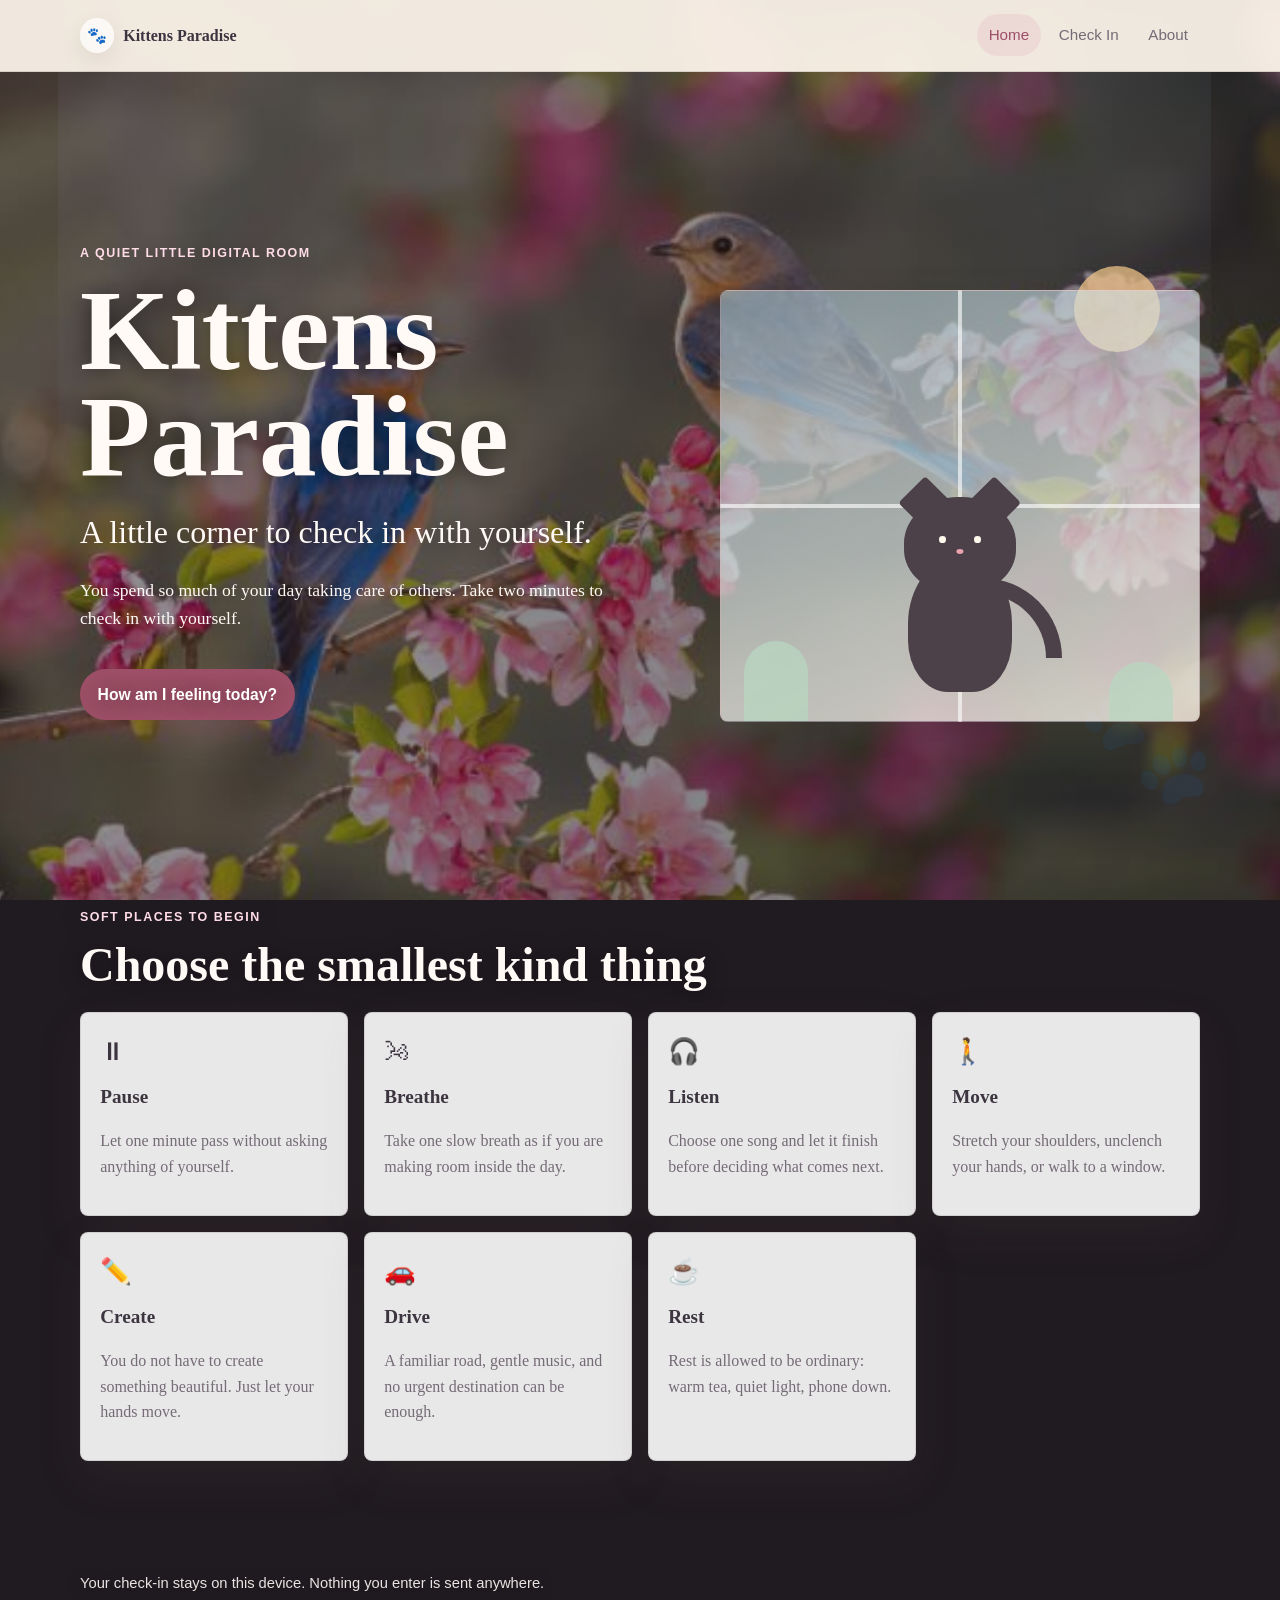
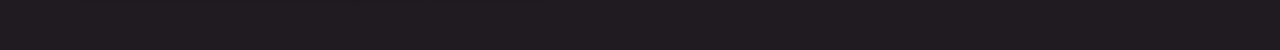
<file: index.html>
<!DOCTYPE html>
<html lang="en">
<head>
  <meta charset="UTF-8">
  <meta name="viewport" content="width=device-width, initial-scale=1.0">
  <title>Kittens Paradise</title>
  <meta name="description" content="A gentle personal mood check-in space with music, small activities, and kitten-sized encouragement.">
  <link rel="stylesheet" href="style.css?v=20260829-mindful">
  <script src="script.js?v=20260829-mindful" defer></script>
</head>
<body data-page="home">
  <a class="skip-link" href="#main">Skip to content</a>
  <header class="site-header">
    <nav class="nav" aria-label="Primary navigation">
      <a class="brand" href="index.html" aria-label="Kittens Paradise home">
        <span class="brand-mark" aria-hidden="true">🐾</span>
        <span>Kittens Paradise</span>
      </a>
      <div class="nav-links">
        <a aria-current="page" href="index.html">Home</a>
        <a href="checkin.html">Check In</a>
        <a href="about.html">About</a>
      </div>
    </nav>
  </header>

  <main id="main">
    <section class="hero home-hero">
      <div class="hero-copy reveal">
        <p class="eyebrow">A quiet little digital room</p>
        <h1>Kittens Paradise</h1>
        <p class="subtitle">A little corner to check in with yourself.</p>
        <p class="warm-note">You spend so much of your day taking care of others. Take two minutes to check in with yourself.</p>
        <a class="button primary-button" href="checkin.html">How am I feeling today?</a>
      </div>
      <div class="cat-window reveal delay-one" aria-hidden="true">
        <div class="sun"></div>
        <div class="window-frame">
          <div class="cat">
            <div class="ear left-ear"></div>
            <div class="ear right-ear"></div>
            <div class="head">
              <span class="eye left-eye"></span>
              <span class="eye right-eye"></span>
              <span class="nose"></span>
            </div>
            <div class="body"></div>
            <div class="tail"></div>
          </div>
          <div class="plant plant-left"></div>
          <div class="plant plant-right"></div>
        </div>
      </div>
    </section>

    <section class="comfort-section" aria-labelledby="comfort-title">
      <div class="section-heading reveal">
        <p class="eyebrow">Soft places to begin</p>
        <h2 id="comfort-title">Choose the smallest kind thing</h2>
      </div>
      <div class="comfort-grid">
        <article class="comfort-card reveal">
          <span aria-hidden="true">⏸</span>
          <h3>Pause</h3>
          <p>Let one minute pass without asking anything of yourself.</p>
        </article>
        <article class="comfort-card reveal">
          <span aria-hidden="true">🌬</span>
          <h3>Breathe</h3>
          <p>Take one slow breath as if you are making room inside the day.</p>
        </article>
        <article class="comfort-card reveal">
          <span aria-hidden="true">🎧</span>
          <h3>Listen</h3>
          <p>Choose one song and let it finish before deciding what comes next.</p>
        </article>
        <article class="comfort-card reveal">
          <span aria-hidden="true">🚶</span>
          <h3>Move</h3>
          <p>Stretch your shoulders, unclench your hands, or walk to a window.</p>
        </article>
        <article class="comfort-card reveal">
          <span aria-hidden="true">✏️</span>
          <h3>Create</h3>
          <p>You do not have to create something beautiful. Just let your hands move.</p>
        </article>
        <article class="comfort-card reveal">
          <span aria-hidden="true">🚗</span>
          <h3>Drive</h3>
          <p>A familiar road, gentle music, and no urgent destination can be enough.</p>
        </article>
        <article class="comfort-card reveal">
          <span aria-hidden="true">☕</span>
          <h3>Rest</h3>
          <p>Rest is allowed to be ordinary: warm tea, quiet light, phone down.</p>
        </article>
      </div>
    </section>
  </main>

  <footer class="footer">
    <p>Your check-in stays on this device. Nothing you enter is sent anywhere.</p>
  </footer>
</body>
</html>
</file>
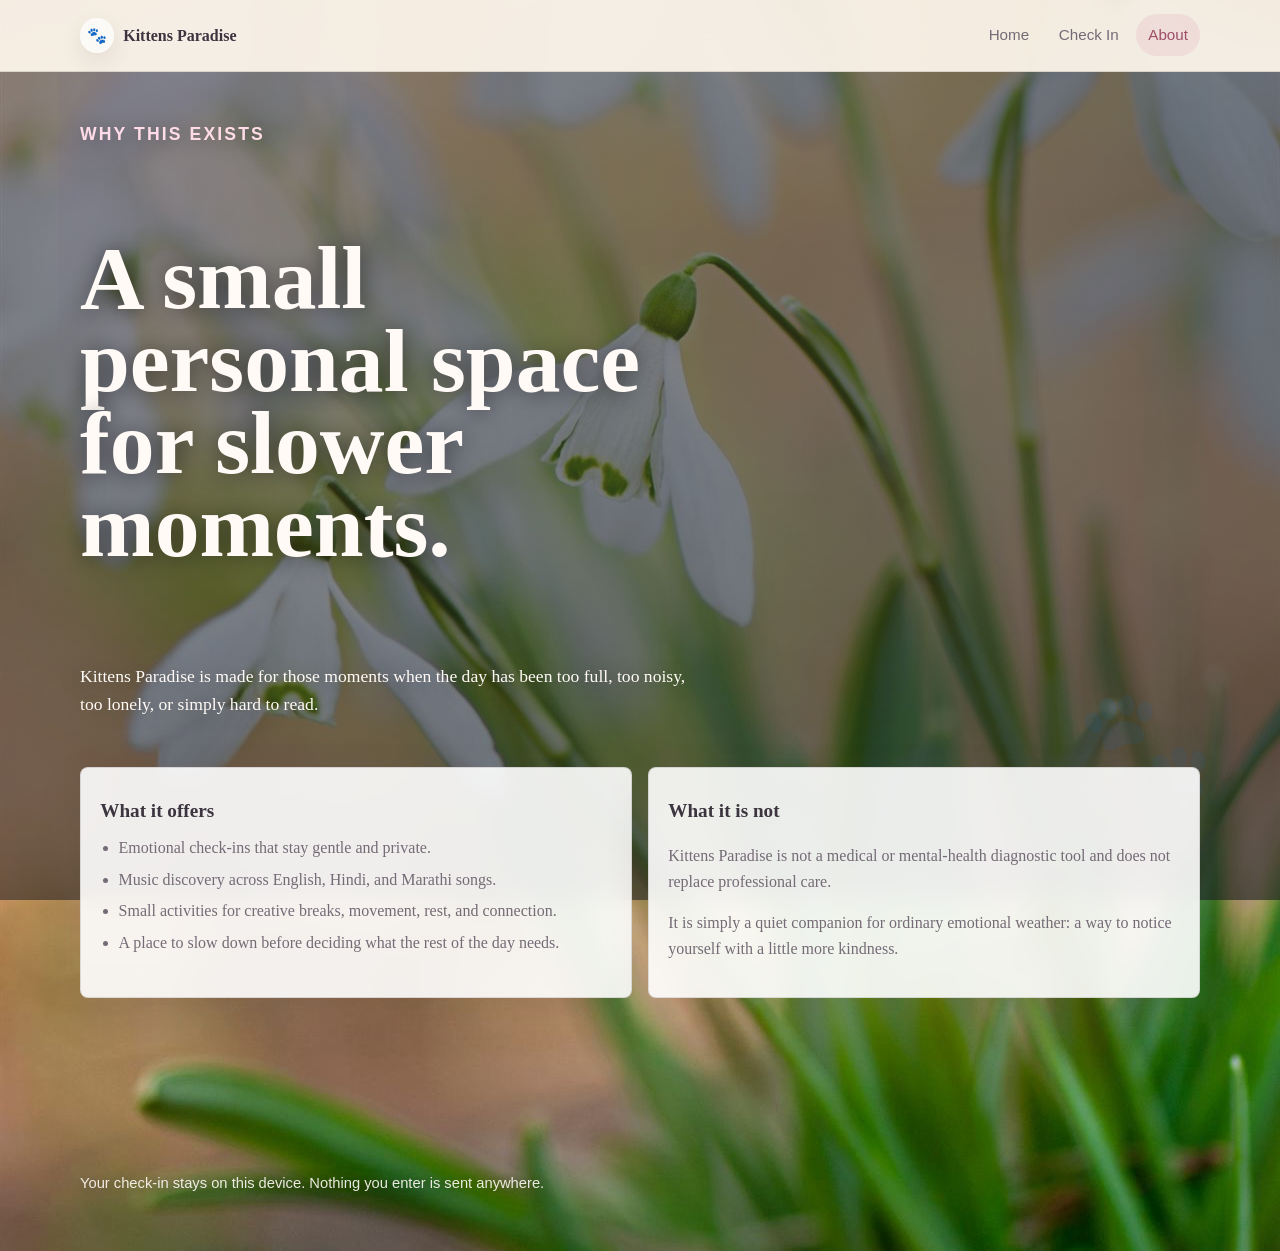
<file: about.html>
<!DOCTYPE html>
<html lang="en">
<head>
  <meta charset="UTF-8">
  <meta name="viewport" content="width=device-width, initial-scale=1.0">
  <title>About | Kittens Paradise</title>
  <meta name="description" content="About the Kittens Paradise emotional check-in website.">
  <link rel="stylesheet" href="style.css?v=20260829-mindful">
  <script src="script.js?v=20260829-mindful" defer></script>
</head>
<body data-page="about">
  <a class="skip-link" href="#main">Skip to content</a>
  <header class="site-header">
    <nav class="nav" aria-label="Primary navigation">
      <a class="brand" href="index.html" aria-label="Kittens Paradise home">
        <span class="brand-mark" aria-hidden="true">🐾</span>
        <span>Kittens Paradise</span>
      </a>
      <div class="nav-links">
        <a href="index.html">Home</a>
        <a href="checkin.html">Check In</a>
        <a aria-current="page" href="about.html">About</a>
      </div>
    </nav>
  </header>

  <main id="main" class="about-main">
    <section class="about-hero reveal">
      <p class="eyebrow">Why this exists</p>
      <h1>A small personal space for slower moments.</h1>
      <p>Kittens Paradise is made for those moments when the day has been too full, too noisy, too lonely, or simply hard to read.</p>
    </section>

    <section class="about-grid">
      <article class="about-card reveal">
        <h2>What it offers</h2>
        <ul class="clean-list">
          <li>Emotional check-ins that stay gentle and private.</li>
          <li>Music discovery across English, Hindi, and Marathi songs.</li>
          <li>Small activities for creative breaks, movement, rest, and connection.</li>
          <li>A place to slow down before deciding what the rest of the day needs.</li>
        </ul>
      </article>
      <article class="about-card reveal delay-one">
        <h2>What it is not</h2>
        <p>Kittens Paradise is not a medical or mental-health diagnostic tool and does not replace professional care.</p>
        <p>It is simply a quiet companion for ordinary emotional weather: a way to notice yourself with a little more kindness.</p>
      </article>
    </section>
  </main>

  <footer class="footer">
    <p>Your check-in stays on this device. Nothing you enter is sent anywhere.</p>
  </footer>
</body>
</html>
</file>
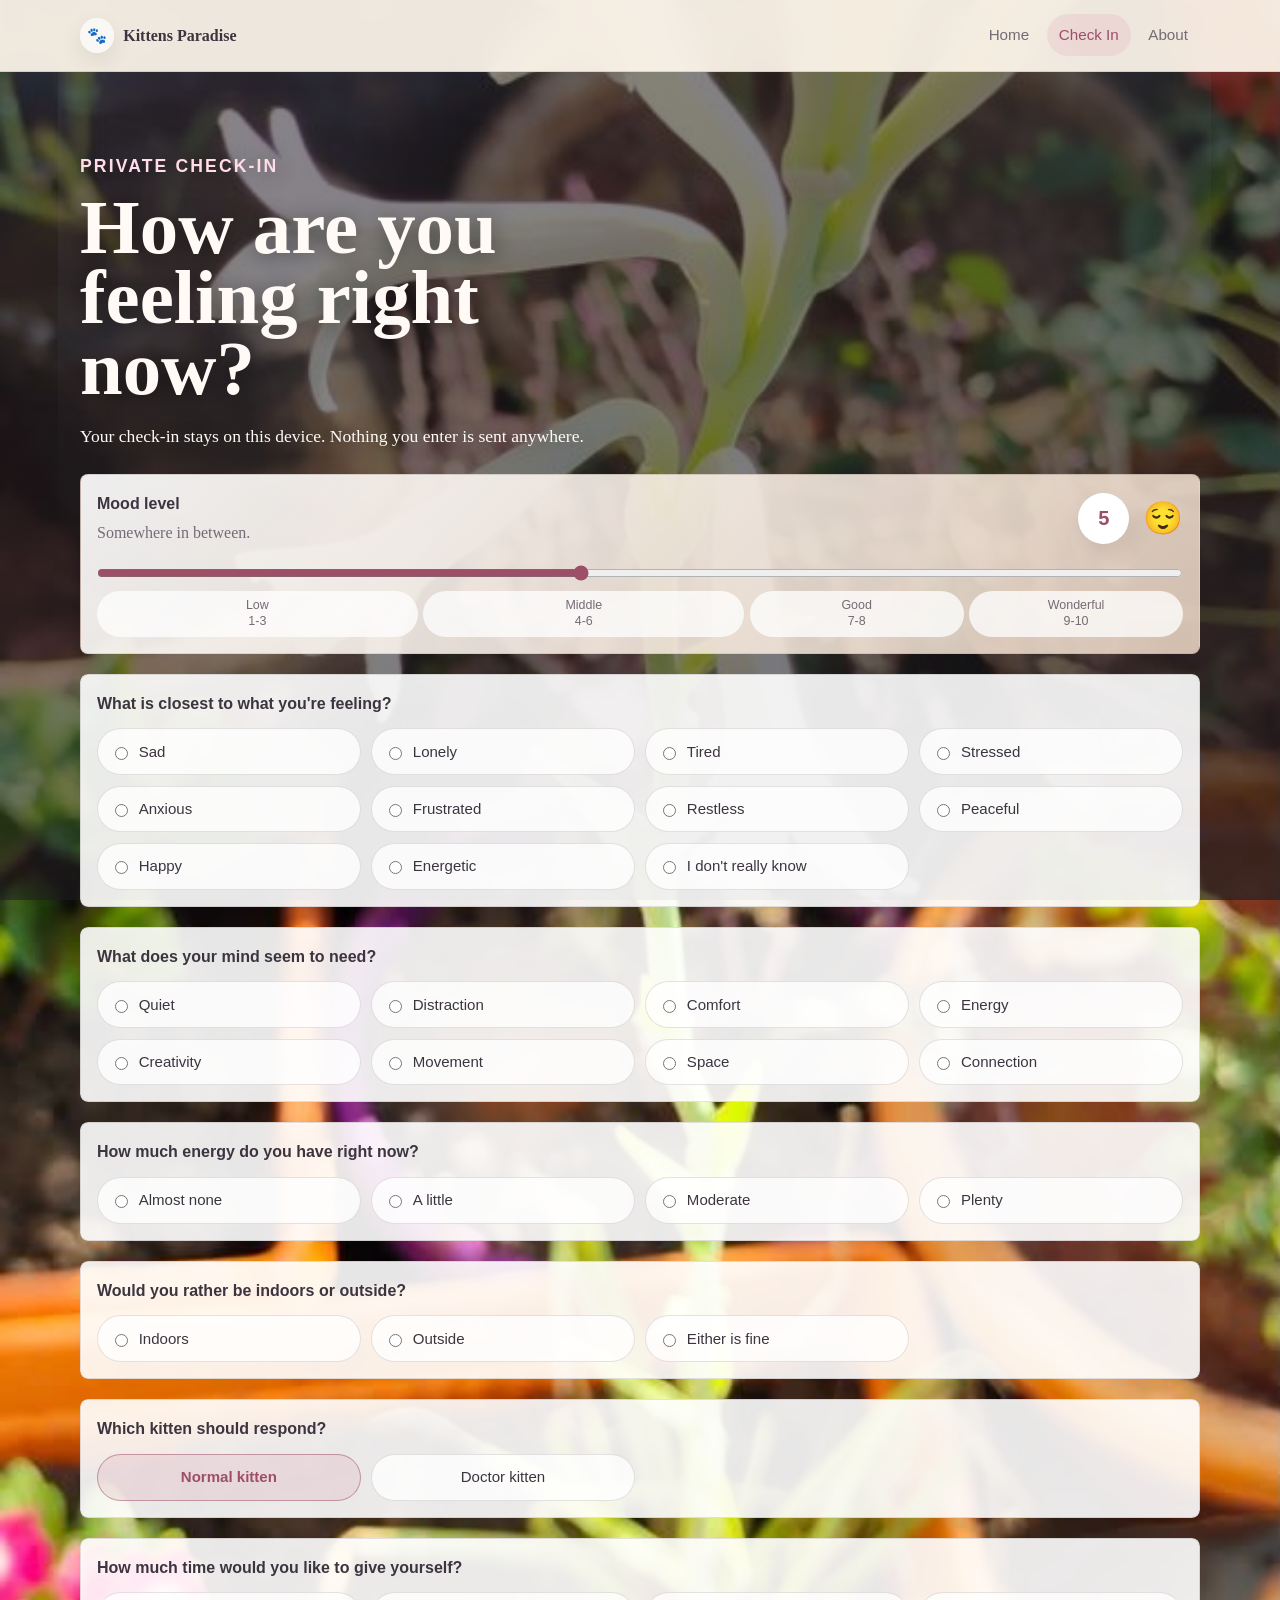
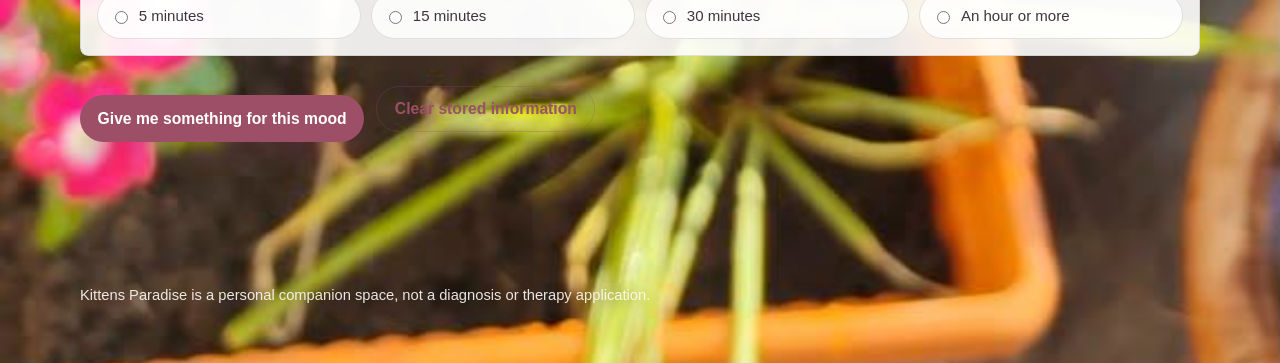
<file: checkin.html>
<!DOCTYPE html>
<html lang="en">
<head>
  <meta charset="UTF-8">
  <meta name="viewport" content="width=device-width, initial-scale=1.0">
  <title>Check In | Kittens Paradise</title>
  <meta name="description" content="A private emotional check-in with music, small activities, and a gentle thought for the day.">
  <link rel="stylesheet" href="style.css?v=20260829-mindful">
  <style>
    [data-kitten-selector] .kitten-token {
      display: none !important;
    }

    [data-kitten-selector] input[type="radio"] {
      position: absolute;
      width: 1px;
      height: 1px;
      opacity: 0;
      pointer-events: none;
    }
  </style>
  <script src="script.js?v=20260829-mindful" defer></script>
</head>
<body data-page="checkin">
  <a class="skip-link" href="#main">Skip to content</a>
  <header class="site-header">
    <nav class="nav" aria-label="Primary navigation">
      <a class="brand" href="index.html" aria-label="Kittens Paradise home">
        <span class="brand-mark" aria-hidden="true">🐾</span>
        <span>Kittens Paradise</span>
      </a>
      <div class="nav-links">
        <a href="index.html">Home</a>
        <a aria-current="page" href="checkin.html">Check In</a>
        <a href="about.html">About</a>
      </div>
    </nav>
  </header>

  <main id="main" class="checkin-main">
    <section class="checkin-panel reveal" aria-labelledby="checkin-title">
      <div class="checkin-intro">
        <p class="eyebrow">Private check-in</p>
        <h1 id="checkin-title">How are you feeling right now?</h1>
        <p>Your check-in stays on this device. Nothing you enter is sent anywhere.</p>
      </div>

      <form id="mood-form" class="mood-form">
        <div class="slider-card">
          <div class="slider-summary">
            <div>
              <label for="mood-slider">Mood level</label>
              <p id="mood-message">Somewhere in between.</p>
            </div>
            <output id="mood-output" for="mood-slider">5</output>
            <span id="mood-face" class="mood-face" aria-hidden="true">😌</span>
          </div>
          <input id="mood-slider" name="mood" type="range" min="1" max="10" value="5">
          <div class="mood-regions" aria-hidden="true">
            <span>Low<br>1-3</span>
            <span>Middle<br>4-6</span>
            <span>Good<br>7-8</span>
            <span>Wonderful<br>9-10</span>
          </div>
        </div>

        <fieldset>
          <legend>What is closest to what you're feeling?</legend>
          <div class="option-grid" data-name="feeling">
            <label><input type="radio" name="feeling" value="sad">Sad</label>
            <label><input type="radio" name="feeling" value="lonely">Lonely</label>
            <label><input type="radio" name="feeling" value="tired">Tired</label>
            <label><input type="radio" name="feeling" value="stressed">Stressed</label>
            <label><input type="radio" name="feeling" value="anxious">Anxious</label>
            <label><input type="radio" name="feeling" value="frustrated">Frustrated</label>
            <label><input type="radio" name="feeling" value="restless">Restless</label>
            <label><input type="radio" name="feeling" value="peaceful">Peaceful</label>
            <label><input type="radio" name="feeling" value="happy">Happy</label>
            <label><input type="radio" name="feeling" value="energetic">Energetic</label>
            <label><input type="radio" name="feeling" value="unknown">I don't really know</label>
          </div>
        </fieldset>

        <fieldset>
          <legend>What does your mind seem to need?</legend>
          <div class="option-grid">
            <label><input type="radio" name="need" value="quiet">Quiet</label>
            <label><input type="radio" name="need" value="distraction">Distraction</label>
            <label><input type="radio" name="need" value="comfort">Comfort</label>
            <label><input type="radio" name="need" value="energy">Energy</label>
            <label><input type="radio" name="need" value="creativity">Creativity</label>
            <label><input type="radio" name="need" value="movement">Movement</label>
            <label><input type="radio" name="need" value="space">Space</label>
            <label><input type="radio" name="need" value="connection">Connection</label>
          </div>
        </fieldset>

        <fieldset>
          <legend>How much energy do you have right now?</legend>
          <div class="option-grid compact">
            <label><input type="radio" name="energy" value="almost-none">Almost none</label>
            <label><input type="radio" name="energy" value="little">A little</label>
            <label><input type="radio" name="energy" value="moderate">Moderate</label>
            <label><input type="radio" name="energy" value="plenty">Plenty</label>
          </div>
        </fieldset>

        <fieldset>
          <legend>Would you rather be indoors or outside?</legend>
          <div class="option-grid compact">
            <label><input type="radio" name="place" value="indoors">Indoors</label>
            <label><input type="radio" name="place" value="outside">Outside</label>
            <label><input type="radio" name="place" value="either">Either is fine</label>
          </div>
        </fieldset>

        <fieldset>
          <legend>Which kitten should respond?</legend>
          <div class="option-grid compact kitten-response-options" data-kitten-selector>
            <label>
              <input type="radio" name="kitten" value="normal" checked>
              <span>Normal kitten</span>
            </label>
            <label>
              <input type="radio" name="kitten" value="doctor">
              <span>Doctor kitten</span>
            </label>
          </div>
        </fieldset>

        <fieldset>
          <legend>How much time would you like to give yourself?</legend>
          <div class="option-grid compact">
            <label><input type="radio" name="time" value="5">5 minutes</label>
            <label><input type="radio" name="time" value="15">15 minutes</label>
            <label><input type="radio" name="time" value="30">30 minutes</label>
            <label><input type="radio" name="time" value="60">An hour or more</label>
          </div>
        </fieldset>

        <div class="form-actions">
          <button class="button primary-button" type="submit">Give me something for this mood</button>
          <button id="clear-storage" class="button ghost-button" type="button">Clear stored information</button>
        </div>
      </form>
    </section>

    <section id="results" class="results hidden" aria-live="polite" aria-labelledby="results-title">
      <div class="section-heading">
        <p class="eyebrow">For the next little while</p>
        <h2 id="results-title">A suggestion set for this mood</h2>
      </div>

      <div id="safety-note" class="safety-note hidden">
        <strong>A gentle note:</strong> if you feel unsafe or afraid you might harm yourself, please contact someone you trust now or seek appropriate professional support. You do not have to handle that moment alone.
      </div>

      <div class="recommendation-grid">
        <article class="result-card">
          <h3>Music for this mood</h3>
          <ul id="music-list" class="clean-list"></ul>
        </article>
        <article class="result-card">
          <h3>Something you could do</h3>
          <ul id="activity-list" class="clean-list"></ul>
        </article>
        <article class="result-card thought-card">
          <h3>One small thought</h3>
          <p id="reflection-text"></p>
        </article>
        <article class="result-card kitten-card">
          <h3 id="kitten-title">Kitten's tiny suggestion</h3>
          <div id="kitten-portrait" class="kitten-portrait normal-kitten" aria-hidden="true">
            <div class="mini-ear mini-left-ear"></div>
            <div class="mini-ear mini-right-ear"></div>
            <div class="mini-head">
              <span class="mini-eye mini-left-eye"></span>
              <span class="mini-eye mini-right-eye"></span>
              <span class="mini-nose"></span>
              <span class="mini-mouth"></span>
            </div>
            <div class="doctor-cap">
              <span></span>
            </div>
            <div class="mini-body">
              <span class="doctor-coat"></span>
              <span class="doctor-badge"></span>
            </div>
            <div class="mini-tail"></div>
          </div>
          <p id="kitten-text"></p>
        </article>
      </div>

      <aside id="supporting-photo" class="supporting-photo hidden" aria-labelledby="supporting-photo-title">
        <div>
          <p class="eyebrow">A little visual softness</p>
          <h3 id="supporting-photo-title">Something gentle to look at</h3>
        </div>
        <img id="supporting-photo-image" alt="" loading="lazy" decoding="async">
      </aside>

      <div class="result-actions" aria-label="Regenerate recommendations">
        <button class="button soft-button" type="button" data-variation="calmer">Something calmer</button>
        <button class="button soft-button" type="button" data-variation="energetic">Something more energetic</button>
        <button class="button soft-button" type="button" data-variation="surprise">Surprise me</button>
        <button id="reset-checkin" class="button ghost-button" type="button">Check in again</button>
      </div>
    </section>
  </main>

  <footer class="footer">
    <p>Kittens Paradise is a personal companion space, not a diagnosis or therapy application.</p>
  </footer>
</body>
</html>
</file>
<file: style.css>
:root {
  --cream: #fff8ed;
  --warm: #f8e2cf;
  --rose: #d98ca3;
  --rose-dark: #9c4f66;
  --lavender: #c9b7e8;
  --blue: #b8d8e6;
  --green: #b8d7c0;
  --ink: #3c3540;
  --muted: #756b76;
  --card: rgba(255, 255, 255, 0.76);
  --line: rgba(90, 74, 85, 0.16);
  --shadow: 0 18px 45px rgba(93, 76, 74, 0.14);
  --radius: 8px;
  --page-photo: none;
  --page-photo-position: center;
  --photo-overlay-start: rgba(35, 27, 34, 0.5);
  --photo-overlay-end: rgba(25, 28, 32, 0.64);
}

* {
  box-sizing: border-box;
}

body {
  min-height: 100vh;
  margin: 0;
  color: var(--ink);
  font-family: Georgia, "Times New Roman", serif;
  line-height: 1.6;
  background:
    radial-gradient(circle at 12% 16%, rgba(201, 183, 232, 0.34), transparent 25rem),
    radial-gradient(circle at 88% 8%, rgba(184, 216, 230, 0.42), transparent 22rem),
    linear-gradient(135deg, var(--cream), #fffaf6 55%, #f6edf6);
}

body.has-photo-background {
  background-color: #201b21;
  background-image:
    linear-gradient(135deg, var(--photo-overlay-start), var(--photo-overlay-end)),
    radial-gradient(circle at 12% 16%, rgba(201, 183, 232, 0.16), transparent 25rem),
    radial-gradient(circle at 88% 8%, rgba(184, 216, 230, 0.16), transparent 22rem),
    var(--page-photo);
  background-position:
    center,
    12% 16%,
    88% 8%,
    var(--page-photo-position);
  background-repeat: no-repeat;
  background-size:
    cover,
    50rem 50rem,
    44rem 44rem,
    cover;
  background-attachment: fixed;
}

body::before {
  content: "🐾";
  position: fixed;
  right: clamp(1rem, 5vw, 4rem);
  bottom: clamp(1rem, 5vw, 4rem);
  color: rgba(156, 79, 102, 0.14);
  font-size: clamp(3rem, 9vw, 7rem);
  pointer-events: none;
}

body.has-photo-background::before {
  color: rgba(255, 248, 237, 0.1);
}

a {
  color: inherit;
}

.skip-link {
  position: absolute;
  left: 1rem;
  top: -5rem;
  z-index: 5;
  padding: 0.75rem 1rem;
  background: var(--ink);
  color: white;
  border-radius: var(--radius);
  transition: top 0.2s ease;
}

.skip-link:focus {
  top: 1rem;
}

.site-header {
  position: sticky;
  top: 0;
  z-index: 3;
  border-bottom: 1px solid var(--line);
  background: rgba(255, 248, 237, 0.82);
  backdrop-filter: blur(18px);
}

body.has-photo-background .site-header {
  background: rgba(255, 248, 237, 0.92);
}

.nav {
  display: flex;
  align-items: center;
  justify-content: space-between;
  gap: 1rem;
  width: min(1120px, calc(100% - 2rem));
  margin: 0 auto;
  padding: 0.9rem 0;
}

.brand,
.nav-links {
  display: flex;
  align-items: center;
}

.brand {
  gap: 0.55rem;
  font-weight: 700;
  text-decoration: none;
  letter-spacing: 0;
}

.brand-mark {
  display: inline-grid;
  width: 2.15rem;
  height: 2.15rem;
  place-items: center;
  border-radius: 50%;
  background: rgba(255, 255, 255, 0.72);
  box-shadow: 0 8px 22px rgba(93, 76, 74, 0.11);
}

.nav-links {
  gap: 0.35rem;
  font-family: Arial, Helvetica, sans-serif;
  font-size: 0.95rem;
}

.nav-links a {
  padding: 0.55rem 0.75rem;
  border-radius: 999px;
  text-decoration: none;
  color: var(--muted);
  transition: background 0.2s ease, color 0.2s ease;
}

.nav-links a:hover,
.nav-links a:focus-visible,
.nav-links a[aria-current="page"] {
  background: rgba(217, 140, 163, 0.16);
  color: var(--rose-dark);
  outline: none;
}

main {
  width: min(1120px, calc(100% - 2rem));
  margin: 0 auto;
  position: relative;
  z-index: 1;
}

.hero,
.about-hero {
  min-height: calc(100vh - 5rem);
  display: grid;
  align-items: center;
  gap: clamp(2rem, 6vw, 5rem);
}

.home-hero {
  grid-template-columns: minmax(0, 1.08fr) minmax(18rem, 0.92fr);
  padding: 3rem 0;
}

.hero h1,
.about-hero h1,
.checkin-intro h1 {
  max-width: 12ch;
  margin: 0;
  font-size: clamp(3.3rem, 9vw, 7.2rem);
  line-height: 0.92;
  letter-spacing: 0;
}

.checkin-intro h1 {
  max-width: 15ch;
  font-size: clamp(2.6rem, 6vw, 5rem);
}

.about-hero h1 {
  max-width: 14ch;
  font-size: clamp(2.8rem, 7vw, 5.8rem);
}

.eyebrow {
  margin: 0 0 0.8rem;
  color: var(--rose-dark);
  font-family: Arial, Helvetica, sans-serif;
  font-size: 0.78rem;
  font-weight: 700;
  letter-spacing: 0.12em;
  text-transform: uppercase;
}

.subtitle {
  margin: 1.15rem 0 0;
  color: var(--rose-dark);
  font-size: clamp(1.35rem, 3vw, 2rem);
}

.warm-note,
.about-hero p,
.checkin-intro p {
  max-width: 38rem;
  color: var(--muted);
  font-size: 1.1rem;
}

body.has-photo-background .hero-copy,
body.has-photo-background .about-hero,
body.has-photo-background .checkin-intro,
body.has-photo-background .section-heading {
  color: #fffaf6;
  text-shadow: 0 2px 22px rgba(0, 0, 0, 0.48);
}

body.has-photo-background .hero-copy .eyebrow,
body.has-photo-background .about-hero .eyebrow,
body.has-photo-background .checkin-intro .eyebrow,
body.has-photo-background .section-heading .eyebrow {
  color: #ffdce7;
}

body.has-photo-background .subtitle,
body.has-photo-background .warm-note,
body.has-photo-background .about-hero p,
body.has-photo-background .checkin-intro p,
body.has-photo-background .section-heading h2 {
  color: #fffaf6;
}

.button {
  display: inline-flex;
  align-items: center;
  justify-content: center;
  min-height: 2.9rem;
  border: 0;
  border-radius: 999px;
  padding: 0.8rem 1.1rem;
  font-family: Arial, Helvetica, sans-serif;
  font-size: 0.98rem;
  font-weight: 700;
  text-decoration: none;
  cursor: pointer;
  transition: transform 0.2s ease, box-shadow 0.2s ease, background 0.2s ease;
}

.button:hover,
.button:focus-visible {
  transform: translateY(-2px);
  outline: none;
}

.primary-button {
  margin-top: 1.2rem;
  color: white;
  background: var(--rose-dark);
  box-shadow: 0 14px 28px rgba(156, 79, 102, 0.24);
}

.soft-button {
  color: var(--ink);
  background: rgba(255, 255, 255, 0.74);
  border: 1px solid var(--line);
}

.ghost-button {
  color: var(--rose-dark);
  background: transparent;
  border: 1px solid rgba(156, 79, 102, 0.28);
}

.cat-window {
  position: relative;
  min-height: 30rem;
}

.window-frame {
  position: absolute;
  inset: 3rem 0 0;
  display: grid;
  place-items: end center;
  overflow: hidden;
  border: 1px solid rgba(156, 79, 102, 0.18);
  border-radius: var(--radius);
  background:
    linear-gradient(90deg, transparent 49.5%, rgba(255, 255, 255, 0.62) 49.5% 50.5%, transparent 50.5%),
    linear-gradient(180deg, transparent 49.5%, rgba(255, 255, 255, 0.62) 49.5% 50.5%, transparent 50.5%),
    linear-gradient(160deg, rgba(184, 216, 230, 0.52), rgba(255, 248, 237, 0.8));
  box-shadow: var(--shadow);
}

.sun {
  position: absolute;
  right: 2.5rem;
  top: 1.5rem;
  width: 5.4rem;
  aspect-ratio: 1;
  border-radius: 50%;
  background: #f5c98d;
  opacity: 0.72;
}

.cat {
  position: relative;
  width: 13rem;
  height: 14rem;
  margin-bottom: 1.5rem;
}

.head,
.body,
.tail,
.ear {
  position: absolute;
  background: #4d4149;
}

.head {
  left: 3rem;
  top: 1.5rem;
  width: 7rem;
  height: 6rem;
  border-radius: 48% 48% 45% 45%;
  z-index: 2;
}

.ear {
  top: 0.7rem;
  width: 2.4rem;
  height: 2.4rem;
  transform: rotate(45deg);
  border-radius: 0.25rem;
}

.left-ear {
  left: 3.15rem;
}

.right-ear {
  right: 3.15rem;
}

.eye {
  position: absolute;
  top: 2.45rem;
  width: 0.42rem;
  height: 0.42rem;
  border-radius: 50%;
  background: #fff8ed;
}

.left-eye {
  left: 2.2rem;
}

.right-eye {
  right: 2.2rem;
}

.nose {
  position: absolute;
  left: 50%;
  top: 3.25rem;
  width: 0.45rem;
  height: 0.32rem;
  border-radius: 50%;
  background: #eaa2af;
  transform: translateX(-50%);
}

.body {
  left: 3.25rem;
  bottom: 0.3rem;
  width: 6.5rem;
  height: 8.5rem;
  border-radius: 50% 50% 38% 38%;
}

.tail {
  right: 0.1rem;
  bottom: 2.4rem;
  width: 5rem;
  height: 5rem;
  border: 1.05rem solid #4d4149;
  border-left: 0;
  border-bottom: 0;
  border-radius: 0 100% 0 0;
  background: transparent;
}

.plant {
  position: absolute;
  bottom: 0;
  width: 4rem;
  height: 5rem;
  border-radius: 4rem 4rem 0 0;
  background: var(--green);
  opacity: 0.75;
}

.plant-left {
  left: 1.4rem;
}

.plant-right {
  right: 1.6rem;
  height: 3.7rem;
}

.comfort-section,
.about-grid,
.checkin-main {
  padding: 1rem 0 4rem;
}

.section-heading {
  margin-bottom: 1.3rem;
}

.section-heading h2 {
  margin: 0;
  font-size: clamp(2rem, 4vw, 3rem);
  line-height: 1.05;
}

.comfort-grid {
  display: grid;
  grid-template-columns: repeat(4, minmax(0, 1fr));
  gap: 1rem;
}

.comfort-card,
.result-card,
.about-card {
  border: 1px solid var(--line);
  border-radius: var(--radius);
  background: var(--card);
  box-shadow: var(--shadow);
}

body.has-photo-background .comfort-card,
body.has-photo-background .result-card,
body.has-photo-background .about-card,
body.has-photo-background .supporting-photo,
body.has-photo-background fieldset,
body.has-photo-background .slider-card,
body.has-photo-background .safety-note {
  background-color: rgba(255, 255, 255, 0.9);
  backdrop-filter: blur(12px);
}

body.has-photo-background .slider-card {
  background: linear-gradient(135deg, rgba(255, 255, 255, 0.93), rgba(248, 226, 207, 0.82));
}

.comfort-card {
  min-height: 12rem;
  padding: 1.2rem;
}

.comfort-card span {
  font-size: 1.6rem;
}

.comfort-card h3,
.result-card h3,
.about-card h2 {
  margin: 0.55rem 0 0.4rem;
  font-size: 1.2rem;
}

.comfort-card p,
.result-card p,
.about-card p,
.clean-list {
  color: var(--muted);
}

.checkin-main {
  display: grid;
  gap: 1.5rem;
  padding-top: 3rem;
}

.checkin-panel {
  padding: clamp(1.1rem, 4vw, 2rem) 0;
}

.mood-form {
  display: grid;
  gap: 1.25rem;
  margin-top: 1.5rem;
}

.slider-card {
  padding: 1rem;
  border-radius: var(--radius);
  background: linear-gradient(135deg, rgba(255, 255, 255, 0.78), rgba(248, 226, 207, 0.5));
  border: 1px solid var(--line);
}

.slider-summary {
  display: grid;
  grid-template-columns: 1fr auto auto;
  align-items: center;
  gap: 0.85rem;
}

.slider-summary label,
legend {
  display: block;
  color: var(--ink);
  font-family: Arial, Helvetica, sans-serif;
  font-weight: 700;
}

legend {
  float: left;
  width: 100%;
  margin: 0 0 0.75rem;
  padding: 0;
}

#mood-message {
  margin: 0.2rem 0 0;
  color: var(--muted);
}

#mood-output {
  display: grid;
  width: 3.2rem;
  height: 3.2rem;
  place-items: center;
  border-radius: 50%;
  background: white;
  color: var(--rose-dark);
  font-family: Arial, Helvetica, sans-serif;
  font-size: 1.25rem;
  font-weight: 800;
  box-shadow: 0 10px 22px rgba(93, 76, 74, 0.12);
}

.mood-face {
  font-size: 2rem;
}

input[type="range"] {
  width: 100%;
  margin: 1.2rem 0 0.65rem;
  accent-color: var(--rose-dark);
}

.mood-regions {
  display: grid;
  grid-template-columns: 3fr 3fr 2fr 2fr;
  gap: 0.35rem;
  color: var(--muted);
  font-family: Arial, Helvetica, sans-serif;
  font-size: 0.78rem;
  line-height: 1.25;
  text-align: center;
}

.mood-regions span {
  padding: 0.45rem 0.25rem;
  border-radius: 999px;
  background: rgba(255, 255, 255, 0.58);
}

body.has-photo-background .mood-regions span {
  background: rgba(255, 255, 255, 0.76);
}

fieldset {
  display: flow-root;
  min-width: 0;
  margin: 0;
  padding: 1rem;
  border: 1px solid var(--line);
  border-radius: var(--radius);
  background: rgba(255, 255, 255, 0.46);
}

.option-grid {
  clear: both;
  display: grid;
  grid-template-columns: repeat(4, minmax(0, 1fr));
  gap: 0.65rem;
  margin-top: 0;
}

.option-grid.compact {
  grid-template-columns: repeat(4, minmax(0, 1fr));
}

.option-grid label {
  display: flex;
  align-items: center;
  gap: 0.48rem;
  min-height: 2.85rem;
  padding: 0.65rem 0.75rem;
  border: 1px solid var(--line);
  border-radius: 999px;
  background: rgba(255, 255, 255, 0.62);
  font-family: Arial, Helvetica, sans-serif;
  font-size: 0.94rem;
  cursor: pointer;
  transition: border 0.2s ease, background 0.2s ease, transform 0.2s ease;
}

body.has-photo-background .option-grid label {
  background: rgba(255, 255, 255, 0.78);
}

.option-grid label:hover,
.option-grid label:focus-within {
  border-color: rgba(156, 79, 102, 0.42);
  background: rgba(217, 140, 163, 0.13);
}

.option-grid input {
  accent-color: var(--rose-dark);
}

.option-grid .kitten-token {
  display: none !important;
}

.kitten-response-options label {
  justify-content: center;
  text-align: center;
}

.kitten-response-options input[type="radio"] {
  position: absolute;
  width: 1px;
  height: 1px;
  opacity: 0;
  pointer-events: none;
}

.kitten-response-options label:has(input:checked) {
  border-color: rgba(156, 79, 102, 0.5);
  background: rgba(217, 140, 163, 0.18);
  color: var(--rose-dark);
  font-weight: 700;
}

.form-actions,
.result-actions {
  display: flex;
  flex-wrap: wrap;
  gap: 0.75rem;
  align-items: center;
}

.results {
  padding: 1rem 0 4rem;
}

.recommendation-grid {
  display: grid;
  grid-template-columns: repeat(2, minmax(0, 1fr));
  gap: 1rem;
}

.result-card,
.about-card {
  padding: 1.2rem;
}

.supporting-photo {
  display: grid;
  grid-template-columns: minmax(12rem, 0.58fr) minmax(0, 1.42fr);
  align-items: center;
  gap: 1rem;
  margin-top: 1rem;
  padding: 1rem;
  border: 1px solid var(--line);
  border-radius: var(--radius);
  background: var(--card);
  box-shadow: var(--shadow);
}

.supporting-photo h3 {
  margin: 0;
  font-size: 1.2rem;
  line-height: 1.15;
}

.supporting-photo img {
  display: block;
  width: 100%;
  height: clamp(14rem, 28vw, 22rem);
  object-fit: contain;
  border-radius: var(--radius);
  background: rgba(255, 248, 237, 0.52);
  box-shadow: 0 10px 22px rgba(93, 76, 74, 0.12);
}

.clean-list {
  margin: 0.5rem 0 0;
  padding-left: 1.15rem;
}

.clean-list li + li {
  margin-top: 0.38rem;
}

.activity-item {
  display: grid;
  gap: 0.18rem;
}

.activity-heading {
  display: flex;
  flex-wrap: wrap;
  gap: 0.35rem 0.55rem;
  align-items: baseline;
}

.activity-duration {
  font-size: 0.82rem;
  font-weight: 700;
  color: var(--muted);
}

.activity-instruction {
  display: block;
  line-height: 1.4;
}

.thought-card {
  background: rgba(201, 183, 232, 0.24);
}

.kitten-card {
  background: rgba(184, 216, 230, 0.28);
}

body.has-photo-background .thought-card {
  background-color: rgba(243, 236, 251, 0.86);
}

body.has-photo-background .kitten-card {
  background-color: rgba(235, 247, 251, 0.86);
}

.kitten-portrait {
  position: relative;
  width: 8.5rem;
  height: 8.25rem;
  margin: 0.8rem 0 0.65rem;
}

.mini-head,
.mini-body,
.mini-ear {
  position: absolute;
  background: #4d4149;
}

.mini-head {
  left: 2.35rem;
  top: 1.25rem;
  z-index: 3;
  width: 4rem;
  height: 3.55rem;
  border-radius: 48% 48% 44% 44%;
}

.mini-ear {
  top: 0.75rem;
  z-index: 2;
  width: 1.45rem;
  height: 1.45rem;
  border-radius: 0.2rem;
  transform: rotate(45deg);
}

.mini-left-ear {
  left: 2.45rem;
}

.mini-right-ear {
  right: 2.35rem;
}

.mini-eye {
  position: absolute;
  top: 1.35rem;
  width: 0.28rem;
  height: 0.28rem;
  border-radius: 50%;
  background: #fff8ed;
}

.mini-left-eye {
  left: 1.25rem;
}

.mini-right-eye {
  right: 1.25rem;
}

.mini-nose {
  position: absolute;
  left: 50%;
  top: 1.92rem;
  width: 0.3rem;
  height: 0.22rem;
  border-radius: 50%;
  background: #eaa2af;
  transform: translateX(-50%);
}

.mini-mouth {
  position: absolute;
  left: 50%;
  top: 2.3rem;
  width: 0.7rem;
  height: 0.35rem;
  border-bottom: 2px solid rgba(255, 248, 237, 0.7);
  border-radius: 0 0 50% 50%;
  transform: translateX(-50%);
}

.mini-body {
  left: 2.55rem;
  bottom: 0.35rem;
  width: 3.75rem;
  height: 4.75rem;
  border-radius: 50% 50% 36% 36%;
}

.mini-tail {
  position: absolute;
  right: 0.5rem;
  bottom: 1.4rem;
  width: 3rem;
  height: 3rem;
  border: 0.65rem solid #4d4149;
  border-left: 0;
  border-bottom: 0;
  border-radius: 0 100% 0 0;
}

.doctor-cap,
.doctor-coat,
.doctor-badge {
  display: none;
}

.doctor-kitten .doctor-cap {
  position: absolute;
  left: 2.78rem;
  top: 0.35rem;
  z-index: 5;
  display: grid;
  width: 3.2rem;
  height: 1.15rem;
  place-items: center;
  border: 1px solid rgba(90, 74, 85, 0.18);
  border-radius: 0.25rem 0.25rem 0.5rem 0.5rem;
  background: #ffffff;
  box-shadow: 0 8px 16px rgba(93, 76, 74, 0.1);
}

.doctor-kitten .doctor-cap span {
  position: relative;
  width: 0.68rem;
  height: 0.68rem;
}

.doctor-kitten .doctor-cap span::before,
.doctor-kitten .doctor-cap span::after {
  content: "";
  position: absolute;
  background: var(--rose-dark);
  border-radius: 999px;
}

.doctor-kitten .doctor-cap span::before {
  left: 0.28rem;
  top: 0;
  width: 0.12rem;
  height: 0.68rem;
}

.doctor-kitten .doctor-cap span::after {
  left: 0;
  top: 0.28rem;
  width: 0.68rem;
  height: 0.12rem;
}

.doctor-kitten .doctor-coat {
  position: absolute;
  inset: 0.7rem 0.32rem 0.25rem;
  display: block;
  border-radius: 45% 45% 28% 28%;
  background:
    linear-gradient(90deg, transparent 47%, rgba(90, 74, 85, 0.18) 47% 53%, transparent 53%),
    #ffffff;
}

.doctor-kitten .doctor-coat::before,
.doctor-kitten .doctor-coat::after {
  content: "";
  position: absolute;
  top: 0.55rem;
  width: 1.2rem;
  height: 1.9rem;
  border-top: 1px solid rgba(90, 74, 85, 0.16);
  background: #f4fbff;
}

.doctor-kitten .doctor-coat::before {
  left: 0.35rem;
  transform: skewY(22deg);
}

.doctor-kitten .doctor-coat::after {
  right: 0.35rem;
  transform: skewY(-22deg);
}

.doctor-kitten .doctor-badge {
  position: absolute;
  right: 0.8rem;
  top: 2rem;
  z-index: 2;
  display: block;
  width: 0.48rem;
  height: 0.48rem;
  border-radius: 50%;
  background: var(--blue);
  box-shadow: 0 0 0 2px white;
}

.safety-note {
  margin: 0 0 1rem;
  padding: 1rem;
  border-left: 4px solid var(--rose-dark);
  border-radius: var(--radius);
  background: rgba(255, 255, 255, 0.78);
  color: var(--muted);
}

.result-actions {
  margin-top: 1rem;
}

.hidden {
  display: none;
}

.about-main {
  padding-bottom: 4rem;
}

.about-hero {
  min-height: 48vh;
  padding: 3rem 0 1rem;
}

.about-grid {
  display: grid;
  grid-template-columns: repeat(2, minmax(0, 1fr));
  gap: 1rem;
}

.footer {
  width: min(1120px, calc(100% - 2rem));
  margin: 0 auto;
  padding: 2rem 0 2.5rem;
  color: var(--muted);
  font-family: Arial, Helvetica, sans-serif;
  font-size: 0.92rem;
  position: relative;
  z-index: 1;
  text-shadow: 0 1px 14px rgba(255, 255, 255, 0.85);
}

body.has-photo-background .footer {
  color: rgba(255, 250, 246, 0.9);
  text-shadow: 0 2px 16px rgba(0, 0, 0, 0.48);
}

.reveal {
  animation: rise 0.55s ease both;
}

.delay-one {
  animation-delay: 0.14s;
}

.result-card.fade-in {
  animation: rise 0.45s ease both;
}

.supporting-photo.fade-in {
  animation: rise 0.45s ease both;
}

@keyframes rise {
  from {
    opacity: 0;
    transform: translateY(12px);
  }
  to {
    opacity: 1;
    transform: translateY(0);
  }
}

@media (prefers-reduced-motion: reduce) {
  *,
  *::before,
  *::after {
    scroll-behavior: auto !important;
    animation-duration: 0.01ms !important;
    animation-iteration-count: 1 !important;
    transition-duration: 0.01ms !important;
  }
}

@media (max-width: 850px) {
  body.has-photo-background {
    background-attachment: scroll;
    background-position:
      center,
      left -8rem top -4rem,
      right -8rem top 1rem,
      var(--page-photo-position);
    background-size:
      cover,
      34rem 34rem,
      30rem 30rem,
      auto max(100vh, 46rem);
  }

  .home-hero,
  .about-grid,
  .recommendation-grid {
    grid-template-columns: 1fr;
  }

  .hero,
  .about-hero {
    min-height: auto;
  }

  .cat-window {
    min-height: 23rem;
  }

  .comfort-grid {
    grid-template-columns: repeat(2, minmax(0, 1fr));
  }

  .option-grid,
  .option-grid.compact {
    grid-template-columns: repeat(2, minmax(0, 1fr));
  }

  .supporting-photo {
    grid-template-columns: 1fr;
    align-items: start;
  }

  .supporting-photo img {
    height: clamp(15rem, 46vw, 22rem);
  }
}

@media (max-width: 560px) {
  body.has-photo-background {
    background-position:
      center,
      left -11rem top -5rem,
      right -10rem top 0,
      var(--page-photo-position);
    background-size:
      cover,
      28rem 28rem,
      26rem 26rem,
      auto max(100vh, 42rem);
  }

  .nav {
    align-items: flex-start;
    flex-direction: column;
  }

  .nav-links {
    width: 100%;
    justify-content: space-between;
  }

  .nav-links a {
    padding-inline: 0.55rem;
  }

  main,
  .nav,
  .footer {
    width: min(100% - 1rem, 1120px);
  }

  .hero-copy {
    padding-top: 1rem;
  }

  .hero h1,
  .about-hero h1,
  .checkin-intro h1 {
    font-size: clamp(2.65rem, 16vw, 4.2rem);
  }

  .comfort-grid,
  .option-grid,
  .option-grid.compact {
    grid-template-columns: 1fr;
  }

  .supporting-photo {
    padding: 0.85rem;
  }

  .supporting-photo img {
    height: clamp(14rem, 68vw, 20rem);
  }

  .slider-summary {
    grid-template-columns: 1fr auto;
  }

  .mood-face {
    grid-column: 1 / -1;
  }

  .mood-regions {
    grid-template-columns: repeat(2, minmax(0, 1fr));
  }

  .button,
  .form-actions .button,
  .result-actions .button {
    width: 100%;
  }
}
</file>
